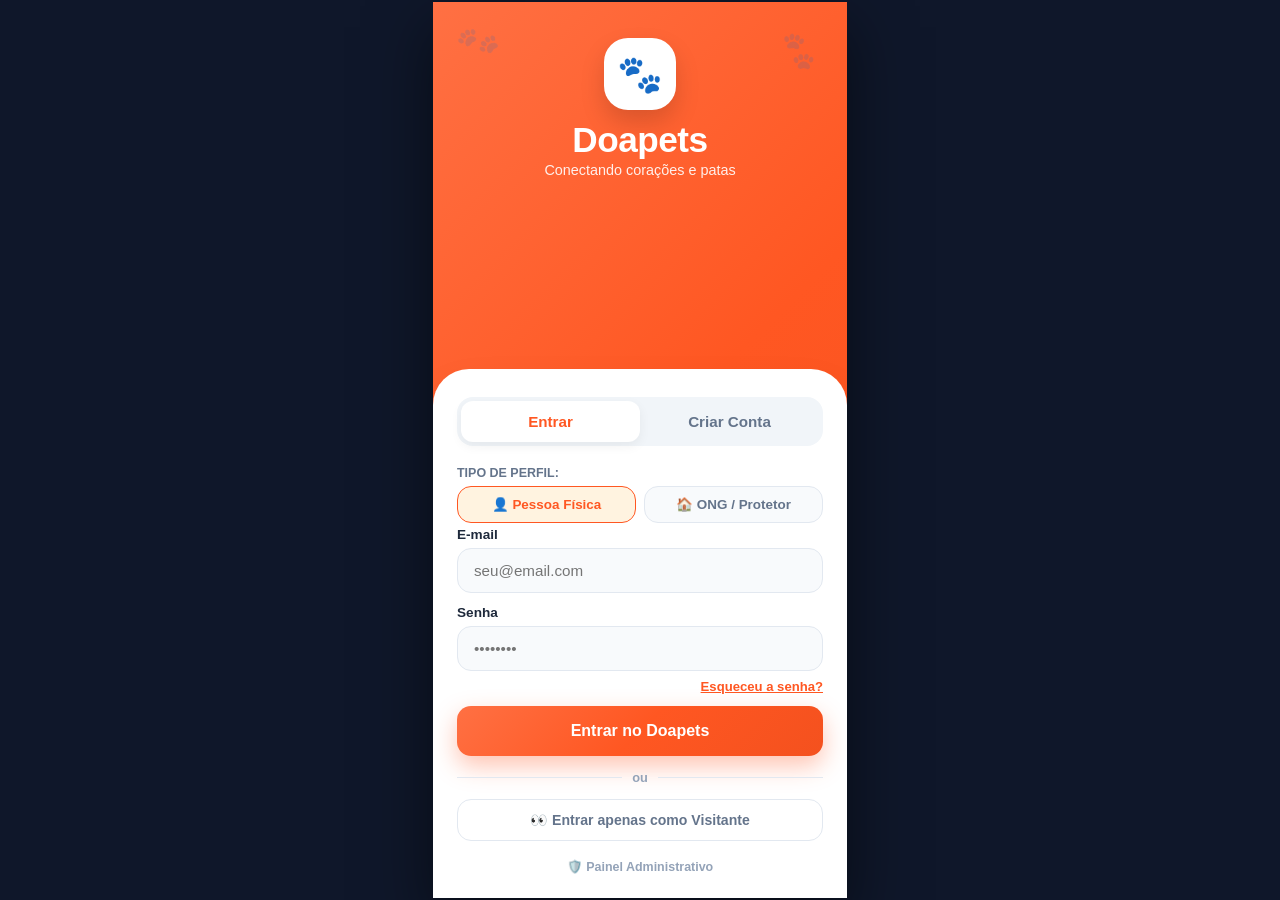
<file: index.html>
<!DOCTYPE html>
<html lang="pt-BR">
<head>
  <meta charset="UTF-8">
  <meta name="viewport" content="width=device-width, initial-scale=1.0, maximum-scale=1.0, user-scalable=no">
  <title>Doapets</title>
  <link rel="stylesheet" href="style.css">
</head>
<body>
  <div class="app-container">
    
    <!-- Tela 1: Autenticação (Login / Cadastro) -->
    <section id="screen-auth-main" class="screen active screen-auth">
      
      <div class="auth-hero">
        <div class="hero-paw-decor decor-1">🐾</div>
        <div class="hero-paw-decor decor-2">🐾</div>
        
        <div class="hero-brand-circle">
          <span class="hero-icon">🐾</span>
        </div>
        <h1 class="hero-logo-title">Doapets</h1>
        <p class="hero-tagline">Conectando corações e patas</p>
      </div>

      <div class="auth-card-main">
        <div class="auth-segmented-control">
          <button type="button" id="tab-btn-login" class="segmented-btn active">Entrar</button>
          <button type="button" id="tab-btn-signup" class="segmented-btn">Criar Conta</button>
        </div>

        <form id="auth-form-main">
          <div class="role-selector-wrap">
            <span class="field-caption">Tipo de Perfil:</span>
            <div class="role-chips-group">
              <label class="role-chip active">
                <input type="radio" name="auth-role" value="user" checked>
                <span class="chip-label">👤 Pessoa Física</span>
              </label>
              <label class="role-chip">
                <input type="radio" name="auth-role" value="ong">
                <span class="chip-label">🏠 ONG / Protetor</span>
              </label>
            </div>
          </div>

          <div class="signup-only-fields" style="display: none;">
            <div class="input-group">
              <label for="name" id="label-name">Nome Completo</label>
              <input type="text" id="name" placeholder="Seu nome completo">
            </div>

            <div class="input-group">
              <label for="doc" id="label-doc">CPF</label>
              <input type="text" id="doc" placeholder="000.000.000-00">
            </div>
          </div>

          <div class="input-group">
            <label for="email">E-mail</label>
            <input type="email" id="email" required placeholder="seu@email.com">
          </div>

          <div class="input-group">
            <label for="password">Senha</label>
            <input type="password" id="password" required placeholder="••••••••">
          </div>

          <div id="forgot-password-wrap" class="forgot-password-container">
            <button type="button" id="btn-open-forgot-modal" class="btn-forgot-link">Esqueceu a senha?</button>
          </div>

          <button type="submit" id="btn-submit-main-auth" class="btn-primary-orange">Entrar no Doapets</button>
        </form>

        <div class="auth-divider">
          <span>ou</span>
        </div>

        <button type="button" id="btn-guest" class="btn-guest-outline">
          👀 Entrar apenas como Visitante
        </button>

        <a href="adm.html" class="adm-access-link">🛡️ Painel Administrativo</a>
      </div>
    </section>

    <!-- Tela 2: Aplicativo Principal com Abas -->
    <div id="main-app" class="main-app screen">
      
      <!-- Aba 1: Início / Adoção -->
      <section id="tab-home" class="tab-content active">
        <header class="home-header">
          <h2>Doapets Início</h2>
          <button id="btn-logout" class="btn-secondary">Sair</button>
        </header>

        <div class="home-content">
          <div class="user-badge">
            Conectado como: <strong id="logged-user-type">Visitante</strong>
          </div>

          <div id="user-checkin-alert" class="checkin-status-banner" style="display: none;"></div>

          <div id="guest-alert" class="guest-alert" style="display: none;">
            ⚠️ Modo somente leitura. Visitantes não podem interagir ou registrar solicitações.
          </div>

          <div class="search-box">
            <span class="search-icon">🔍</span>
            <input type="text" id="input-search-pets" placeholder="Pesquisar por nome, raça, porte...">
          </div>

          <div class="categories-bar">
            <button type="button" class="category-chip active" data-category="all">🐾 Todos</button>
            <button type="button" class="category-chip" data-category="cao">🐶 Cachorros</button>
            <button type="button" class="category-chip" data-category="gato">🐱 Gatos</button>
            <button type="button" class="category-chip" data-category="filhote">🍼 Filhotes</button>
            <button type="button" class="category-chip" data-category="outros">🐰 Outros</button>
          </div>

          <div class="section-title-wrap">
            <h3>🐾 Amigos para Adoção</h3>
          </div>
          
          <div id="pets-feed-list" class="pets-horizontal-list"></div>
        </div>
      </section>

      <!-- Aba 2: Feed -->
      <section id="tab-feed" class="tab-content">
        <header class="home-header">
          <h2>Feed & Informações</h2>
        </header>

        <div class="feed-accordion-wrap">
          <div class="accordion-item active">
            <button type="button" class="accordion-header">
              <span class="accordion-title-wrap">
                <span class="badge-count-left" style="background: #3498db;">✂️</span>
                🏥 Programa & Pedidos de Castração
              </span>
              <span class="accordion-icon">▼</span>
            </button>
            <div class="accordion-body">
              <div class="ong-info-card">
                <h4>Deseja castrar seu animal?</h4>
                <p>Envie os dados do seu pet diretamente para as ONGs parceiras para triagem, mutirões ou agendamento social.</p>
                <button type="button" id="btn-open-castration-modal" class="btn-primary-orange" style="margin-top: 10px; background: #3498db;">
                  ✍️ Solicitar Castração para uma ONG
                </button>
              </div>
            </div>
          </div>

          <div class="accordion-item">
            <button type="button" class="accordion-header">
              <span class="accordion-title-wrap">
                <span id="badge-interest-count" class="badge-count-left" style="background: var(--secondary);">0</span>
                📝 Cadastro de Interesse em Pets
              </span>
              <span class="accordion-icon">▼</span>
            </button>
            <div class="accordion-body">
              <div class="ong-info-card">
                <h4>Tem interesse em adotar um pet específico?</h4>
                <p>Preencha os dados no formulário e converse diretamente com a instituição responsável via WhatsApp.</p>
                <button type="button" id="btn-open-interest-modal" class="btn-primary-orange" style="margin-top: 10px; background: #25d366;">
                  💬 Preencher Interesse & Enviar no WhatsApp
                </button>
              </div>
            </div>
          </div>

          <div class="accordion-item">
            <button type="button" class="accordion-header">
              <span>🏠 Informações sobre as ONGs</span>
              <span class="accordion-icon">▼</span>
            </button>
            <div class="accordion-body">
              <div class="ong-info-card">
                <h4>Como atuam as ONGs parceiras</h4>
                <p>Nossas instituições cadastradas realizam resgates, tratamento veterinário, castração e encaminhamento seguro para adoção responsável.</p>
              </div>
              <div class="ong-info-card">
                <h4>Como ajudar uma ONG</h4>
                <p>Você pode doar ração, medicamentos, apadrinhar um pet ou oferecer lar temporário.</p>
              </div>
            </div>
          </div>

          <div class="accordion-item">
            <button type="button" class="accordion-header">
              <span class="accordion-title-wrap">
                <span id="badge-news-count" class="badge-count-left">0</span>
                📢 Novas Informações Atuais & Notícias
              </span>
              <span class="accordion-icon">▼</span>
            </button>
            <div class="accordion-body">
              <div id="ong-news-list" class="news-list"></div>
            </div>
          </div>
        </div>
      </section>

      <!-- Aba 3: Triagem osca3 / Doapets -->
      <section id="tab-osca3-triagem" class="tab-content">
        <header class="home-header">
          <h2>🛡️ Triagem osca3</h2>
          <span class="badge-live-osca3">Avaliação Ativa</span>
        </header>

        <div class="triagem-intro-card">
          <h4>Feed de Solicitações para Aprovação</h4>
          <p>Exibição em ordem decrescente (mais recentes primeiro). Analise as respostas detalhadas da entrevista, moradia, custos veterinários e animais do candidato.</p>
        </div>

        <div id="osca3-feed-descending" class="approval-feed-scroll"></div>
      </section>

      <!-- Aba 4: Perfil -->
      <section id="tab-profile" class="tab-content">
        <header class="home-header">
          <h2>Meu Perfil</h2>
        </header>

        <div class="profile-scroll">
          <div class="profile-card">
            <div class="avatar-container" id="avatar-container">
              <img id="avatar-preview" src="data:image/svg+xml;utf8,<svg xmlns='http://www.w3.org/2000/svg' width='100' height='100' fill='%23636e72' viewBox='0 0 16 16'><path d='M11 6a3 3 0 1 1-6 0 3 3 0 0 1 6 0z'/><path fill-rule='evenodd' d='M0 8a8 8 0 1 1 16 0A8 8 0 0 1 0 8zm8-7a7 7 0 0 0-5.468 11.37C3.242 11.226 4.805 10 8 10s4.757 1.225 5.468 2.37A7 7 0 0 0 8 1z'/></svg>" alt="Foto de Perfil">
              <span class="avatar-badge">📷</span>
            </div>
            <input type="file" id="avatar-input" accept="image/*" style="display: none;">
            <h3 id="profile-name">Nome do Usuário</h3>
            <p id="profile-email" class="profile-subtitle">usuario@email.com</p>
            
            <div id="profile-approval-badge" class="profile-checkin-pill" style="display: none;"></div>
          </div>

          <div id="ong-admin-panel" class="profile-section" style="display: none;">
            <h4>Painel de Publicações da ONG</h4>
            <button type="button" id="btn-open-news-modal" class="btn-primary-orange" style="margin-top: 0; background: var(--secondary);">
              ✍️ Publicar Notícia / Evento no Feed
            </button>
          </div>

          <div class="profile-section">
            <button type="button" id="btn-open-report" class="btn-report">
              <span class="report-icon">🚨</span>
              <div class="report-text">
                <strong>Canal de Denúncia</strong>
                <small>Reportar pet em risco diretamente para ONGs</small>
              </div>
            </button>
          </div>

          <!-- Configurações & Gestão -->
          <div class="profile-section">
            <h4>Configurações & Gestão</h4>
            <div class="settings-list">
              <div class="settings-item">
                <span class="setting-title">🔔 Notificações</span>
                <input type="checkbox" checked class="setting-toggle">
              </div>

              <div id="setting-item-register-pet" class="settings-item clickable-setting" style="display: none;">
                <span class="setting-title">🐾 Cadastrar Novo Pet para Adoção (ONG)</span>
                <span class="setting-arrow">›</span>
              </div>

              <div id="setting-item-user-pet" class="settings-item clickable-setting" style="display: none;">
                <span class="setting-title">🐶 Cadastrar Meu Animal de Estimação</span>
                <span class="setting-arrow">›</span>
              </div>

              <div id="setting-item-request-approval" class="settings-item clickable-setting" style="display: none;">
                <span class="setting-title" style="color: var(--primary);">📋 Solicitar Avaliação de Aptidão (osca3)</span>
                <span class="setting-arrow">›</span>
              </div>

              <div id="setting-item-change-password" class="settings-item clickable-setting">
                <span class="setting-title">🔑 Redefinir Senha de Acesso</span>
                <span class="setting-arrow">›</span>
              </div>

              <div class="settings-item">
                <span class="setting-title">🔒 Privacidade da Conta</span>
                <span class="setting-arrow">›</span>
              </div>
              <div class="settings-item">
                <span class="setting-title">📄 Termos de Adoção e Castração</span>
                <span class="setting-arrow">›</span>
              </div>
            </div>
          </div>

          <div id="user-pets-section" class="profile-section" style="display: none;">
            <h4>🐾 Meus Animais Cadastrados</h4>
            <div id="user-my-pets-list" class="my-pets-list"></div>
          </div>

          <div id="ong-pets-manage-section" class="profile-section" style="display: none;">
            <h4>🐾 Meus Pets Cadastrados para Adoção</h4>
            <div id="ong-my-pets-list" class="my-pets-list"></div>
          </div>

          <div id="ong-castration-requests-section" class="profile-section" style="display: none;">
            <h4>✂️ Pedidos de Castração Recebidos</h4>
            <div id="ong-castration-list" class="castration-requests-list"></div>
          </div>
        </div>
      </section>

      <!-- Barra de Navegação Inferior -->
      <nav class="bottom-nav">
        <button type="button" class="nav-btn active" data-tab="tab-home">
          <span class="nav-icon">🐾</span>
          <span class="nav-label">Início</span>
        </button>
        <button type="button" class="nav-btn nav-btn-relative" data-tab="tab-feed">
          <span class="nav-icon">📰</span>
          <span id="nav-badge-news" class="nav-badge">0</span>
          <span class="nav-label">Feed</span>
        </button>
        <button type="button" id="nav-btn-osca3" class="nav-btn nav-btn-relative" data-tab="tab-osca3-triagem" style="display: none;">
          <span class="nav-icon">🛡️</span>
          <span id="nav-badge-osca3" class="nav-badge">0</span>
          <span class="nav-label">Triagem</span>
        </button>
        <button type="button" class="nav-btn" data-tab="tab-profile">
          <span class="nav-icon">👤</span>
          <span class="nav-label">Perfil</span>
        </button>
      </nav>
    </div>

    <!-- Modal: Formulário Completo de Entrevista de Aptidão (Perguntas de ONGs) -->
    <div id="modal-request-approval" class="modal-backdrop">
      <div class="modal-box" style="max-height: 88vh;">
        <div class="modal-header">
          <h3 style="color: var(--primary);">📋 Entrevista de Aptidão (osca3)</h3>
          <button type="button" id="btn-close-req-approval" class="modal-close">&times;</button>
        </div>
        <form id="form-request-approval" class="modal-body">
          <p style="font-size: 0.82rem; color: var(--text-muted); margin-bottom: 12px;">
            Responda às perguntas abaixo com sinceridade. A unidade <strong>osca3 / Doapets</strong> utilizará essas informações para certificar sua aptidão.
          </p>

          <div class="input-group">
            <label>Telefone / WhatsApp de Contato:</label>
            <input type="tel" id="req-phone" required placeholder="(37) 99999-9999">
          </div>

          <div class="input-group">
            <label>Endereço / Bairro / Cidade:</label>
            <input type="text" id="req-address" required placeholder="Rua, Bairro e Cidade">
          </div>

          <div class="input-group">
            <label>1. Tipo de Moradia & Proteção:</label>
            <select id="req-housing" required>
              <option value="Casa totalmente murada e com portão fechado">Casa totalmente murada e com portão fechado</option>
              <option value="Apartamento com redes de proteção em todas as janelas">Apartamento com redes de proteção em todas as janelas</option>
              <option value="Casa com quintal aberto / semiaberto">Casa com quintal aberto / semiaberto</option>
              <option value="Sítio / Chácara cercada">Sítio / Chácara cercada</option>
            </select>
          </div>

          <div class="input-group">
            <label>2. O imóvel é próprio ou alugado?</label>
            <select id="req-residence-type" required>
              <option value="Próprio">Próprio</option>
              <option value="Alugado (Permite animais formalmente)">Alugado (Permite animais formalmente)</option>
              <option value="Mora com parentes">Mora com parentes / Cedido</option>
            </select>
          </div>

          <div class="input-group">
            <label>3. Todos os moradores concordam com a adoção?</label>
            <select id="req-family-agrees" required>
              <option value="Sim, todos estão de acordo e ansiosos">Sim, todos estão de acordo e ansiosos</option>
              <option value="A maioria concorda">A maioria concorda</option>
              <option value="Ainda em conversa">Ainda estamos alinhando em família</option>
            </select>
          </div>

          <div class="input-group">
            <label>4. Quantas horas o pet ficará sozinho por dia?</label>
            <select id="req-alone-time" required>
              <option value="Menos de 3 horas (Sempre tem alguém)">Menos de 3 horas (Sempre tem alguém)</option>
              <option value="Entre 4 a 6 horas">Entre 4 a 6 horas</option>
              <option value="Mais de 8 horas por dia">Mais de 8 horas por dia</option>
            </select>
          </div>

          <div class="input-group">
            <label>5. Rede de apoio em caso de viagens ou emergências:</label>
            <input type="text" id="req-emergency-plan" required placeholder="Ex: Parente cuida, hotelzinho pet...">
          </div>

          <div class="input-group">
            <label>6. Tem consciência e condições para gastos com ração premium e veterinário?</label>
            <select id="req-financial-readiness" required>
              <option value="Sim, possuo orçamento reservado para cuidados médicos e boa alimentação">Sim, possuo orçamento reservado para vacinas, consultas e ração de qualidade</option>
              <option value="Apenas o básico no momento">Apenas o básico no momento</option>
            </select>
          </div>

          <div class="input-group">
            <label>7. Motivação e perfil de pet desejado:</label>
            <textarea id="req-motivation" rows="3" required placeholder="Conte por que quer adotar, porte desejado, se prefere animal calmo ou brincalhão..."></textarea>
          </div>

          <button type="submit" class="btn-primary-orange">Enviar Avaliação Completa para osca3</button>
        </form>
      </div>
    </div>

    <!-- Modal Pop-up: Dossiê Completo do Usuário (Para Unidade osca3 / Doapets) -->
    <div id="modal-osca3-dossier" class="modal-backdrop">
      <div class="modal-box" style="max-width: 370px;">
        <div class="modal-header">
          <h3 id="dossier-title" style="color: var(--primary);">🔍 Dossiê Completo do Tutor</h3>
          <button type="button" id="btn-close-dossier" class="modal-close">&times;</button>
        </div>
        <div class="modal-body dossier-body-scroll">
          <div class="dossier-section">
            <h4>👤 Dados Pessoais</h4>
            <p><strong>Nome:</strong> <span id="dossier-name">--</span></p>
            <p><strong>CPF:</strong> <span id="dossier-doc">--</span></p>
            <p><strong>E-mail:</strong> <span id="dossier-email">--</span></p>
            <p><strong>Telefone:</strong> <span id="dossier-phone">--</span></p>
            <p><strong>Endereço:</strong> <span id="dossier-address">--</span></p>
          </div>

          <div class="dossier-section" style="margin-top: 14px;">
            <h4>📋 Respostas da Entrevista da ONG</h4>
            <p><strong>Moradia & Segurança:</strong> <span id="dossier-housing">--</span></p>
            <p><strong>Situação do Imóvel:</strong> <span id="dossier-residence-type">--</span></p>
            <p><strong>Acordo Familiar:</strong> <span id="dossier-family-agrees">--</span></p>
            <p><strong>Tempo que fica só:</strong> <span id="dossier-alone-time">--</span></p>
            <p><strong>Rede de Apoio:</strong> <span id="dossier-emergency-plan">--</span></p>
            <p><strong>Suporte Financeiro:</strong> <span id="dossier-financial">--</span></p>
            <p><strong>Motivação & Perfil:</strong> <span id="dossier-motivation">--</span></p>
          </div>

          <div class="dossier-section" style="margin-top: 14px;">
            <h4>🐾 Animais que o Usuário já Possui</h4>
            <div id="dossier-pets-list" class="dossier-pets-wrap"></div>
          </div>

          <div class="approval-btn-actions" style="margin-top: 16px;">
            <button type="button" id="btn-dossier-approve" class="btn-approve-user">✅ Aprovar (Apto)</button>
            <button type="button" id="btn-dossier-reject" class="btn-reject-user">❌ Reprovar (Não Apto)</button>
          </div>
        </div>
      </div>
    </div>

    <!-- Modal Pop-up: Cadastrar Pet do Próprio Usuário -->
    <div id="modal-user-pet-form" class="modal-backdrop">
      <div class="modal-box">
        <div class="modal-header">
          <h3 style="color: var(--primary);">🐶 Cadastrar Meu Animal</h3>
          <button type="button" id="btn-close-user-pet" class="modal-close">&times;</button>
        </div>
        <form id="form-user-pet" class="modal-body">
          <div class="input-group">
            <label>Nome do Animal:</label>
            <input type="text" id="upet-name" required placeholder="Ex: Rex, Mel...">
          </div>
          <div class="input-group">
            <label>Espécie:</label>
            <select id="upet-species" required>
              <option value="Cachorro">🐶 Cachorro</option>
              <option value="Gato">🐱 Gato</option>
              <option value="Outro">🐰 Outro animal</option>
            </select>
          </div>
          <div class="input-group">
            <label>Porte:</label>
            <select id="upet-size" required>
              <option value="Porte Pequeno">Porte Pequeno</option>
              <option value="Porte Médio">Porte Médio</option>
              <option value="Porte Grande">Porte Grande</option>
            </select>
          </div>
          <div class="input-group">
            <label>Idade:</label>
            <input type="text" id="upet-age" required placeholder="Ex: 3 anos, 6 meses...">
          </div>
          <div class="input-group">
            <label>Status de Vacinação:</label>
            <select id="upet-vaccinated" required>
              <option value="Sim (Vacinas em dia)">Sim (Todas as vacinas em dia)</option>
              <option value="Parcial (Faltam doses)">Parcial (Faltam doses anuais)</option>
              <option value="Não vacinado">Ainda não vacinado</option>
            </select>
          </div>
          <div class="input-group">
            <label>É Castrado?</label>
            <select id="upet-neutered" required>
              <option value="Sim (Castrado)">Sim, já é castrado</option>
              <option value="Não castrado">Não castrado</option>
            </select>
          </div>
          <div class="input-group">
            <label>Observações veterinárias / Temperamento:</label>
            <textarea id="upet-notes" rows="2" placeholder="Convive bem com outros animais? Alguma doença crônica?"></textarea>
          </div>
          <button type="submit" class="btn-primary-orange">Salvar Meu Pet</button>
        </form>
      </div>
    </div>

    <!-- Modais Auxiliares -->
    <div id="modal-forgot-password" class="modal-backdrop">
      <div class="modal-box">
        <div class="modal-header">
          <h3 style="color: var(--primary);">🔑 Redefinir Senha</h3>
          <button type="button" id="btn-close-forgot" class="modal-close">&times;</button>
        </div>
        <form id="form-forgot-password" class="modal-body">
          <p style="font-size: 0.85rem; color: var(--text-muted); margin-bottom: 12px;">
            Informe seu e-mail e documento cadastrado para criar uma nova senha.
          </p>
          <div class="input-group">
            <label>E-mail Cadastrado:</label>
            <input type="email" id="forgot-email" required placeholder="seu@email.com">
          </div>
          <div class="input-group">
            <label>CPF ou CNPJ:</label>
            <input type="text" id="forgot-doc" required placeholder="Digite o documento cadastrado">
          </div>
          <div class="input-group">
            <label>Nova Senha:</label>
            <input type="password" id="forgot-new-password" required placeholder="••••••••">
          </div>
          <div class="input-group">
            <label>Confirmar Nova Senha:</label>
            <input type="password" id="forgot-confirm-password" required placeholder="••••••••">
          </div>
          <button type="submit" class="btn-primary-orange">Atualizar Senha</button>
        </form>
      </div>
    </div>

    <div id="modal-castration" class="modal-backdrop">
      <div class="modal-box">
        <div class="modal-header">
          <h3 style="color: #3498db;">✂️ Solicitação de Castração</h3>
          <button type="button" id="btn-close-castration" class="modal-close">&times;</button>
        </div>
        <form id="form-castration" class="modal-body">
          <div class="input-group">
            <label>Selecione a ONG de destino:</label>
            <select id="castration-ong-select" required>
              <option value="">Escolha a ONG...</option>
            </select>
          </div>
          <div class="input-group">
            <label>Seu Nome Completo (Tutor):</label>
            <input type="text" id="castration-tutor-name" required placeholder="Seu nome completo">
          </div>
          <div class="input-group">
            <label>Telefone / WhatsApp para contato:</label>
            <input type="tel" id="castration-tutor-phone" required placeholder="(37) 99999-9999">
          </div>
          <div class="input-group">
            <label>Nome do Animal:</label>
            <input type="text" id="castration-pet-name" required placeholder="Ex: Bob, Belinha...">
          </div>
          <div class="input-group">
            <label>Espécie & Sexo:</label>
            <select id="castration-pet-type" required>
              <option value="Cão - Macho">Cachorro (Macho)</option>
              <option value="Cão - Fêmea">Cachorro (Fêmea)</option>
              <option value="Gato - Macho">Gato (Macho)</option>
              <option value="Gato - Fêmea">Gato (Fêmea)</option>
            </select>
          </div>
          <div class="input-group">
            <label>Idade e Peso aproximado:</label>
            <input type="text" id="castration-pet-weight" required placeholder="Ex: 1 ano e meio, 8kg">
          </div>
          <div class="input-group">
            <label>Observações / Histórico de Saúde:</label>
            <textarea id="castration-pet-notes" rows="3" placeholder="O pet tem alguma alergia, doença ou já tomou vacinas?"></textarea>
          </div>
          <button type="submit" class="btn-primary-orange" style="background: #3498db;">Enviar Pedido de Castração para a ONG</button>
        </form>
      </div>
    </div>

    <div id="modal-pet-form" class="modal-backdrop">
      <div class="modal-box">
        <div class="modal-header">
          <h3 id="modal-pet-form-title" style="color: var(--primary);">🐾 Cadastrar Pet</h3>
          <button type="button" id="btn-close-pet-form" class="modal-close">&times;</button>
        </div>
        <form id="form-pet-register" class="modal-body">
          <input type="hidden" id="pet-edit-id">
          <div class="input-group">
            <label>Nome do Pet:</label>
            <input type="text" id="pet-name" required placeholder="Ex: Mel, Bob, Thor...">
          </div>
          <div class="input-group">
            <label>Ícone / Espécie:</label>
            <select id="pet-icon" required>
              <option value="🐶">🐶 Cachorro</option>
              <option value="🐱">🐱 Gato</option>
              <option value="🐰">🐰 Coelho / Outro</option>
              <option value="🦜">🦜 Ave</option>
            </select>
          </div>
          <div class="input-group">
            <label>Categoria:</label>
            <select id="pet-category" required>
              <option value="cao">Cachorro</option>
              <option value="gato">Gato</option>
              <option value="filhote">Filhote</option>
              <option value="outros">Outros</option>
            </select>
          </div>
          <div class="input-group">
            <label>Idade aproximada:</label>
            <input type="text" id="pet-age" required placeholder="Ex: 2 anos, 4 meses...">
          </div>
          <div class="input-group">
            <label>Porte:</label>
            <select id="pet-size" required>
              <option value="Porte Pequeno">Porte Pequeno</option>
              <option value="Porte Médio">Porte Médio</option>
              <option value="Porte Grande">Porte Grande</option>
            </select>
          </div>
          <div class="input-group">
            <label>Condição de Saúde:</label>
            <input type="text" id="pet-health" required placeholder="Ex: Vacinado e Castrado">
          </div>
          <div class="input-group">
            <label>Cidade / Localização:</label>
            <input type="text" id="pet-location" required placeholder="Ex: Formiga - MG">
          </div>
          <div class="input-group">
            <label>WhatsApp da ONG (com DDD):</label>
            <input type="tel" id="pet-whatsapp" required placeholder="Ex: 37999999999">
          </div>
          <div class="input-group">
            <label>Descrição e História:</label>
            <textarea id="pet-description" rows="3" required placeholder="Conte sobre a personalidade e resgate do animal..."></textarea>
          </div>
          <button type="submit" id="btn-save-pet" class="btn-primary-orange">Salvar Pet</button>
        </form>
      </div>
    </div>

    <div id="modal-interest" class="modal-backdrop">
      <div class="modal-box">
        <div class="modal-header">
          <h3 style="color: #25d366;">💬 Formulário de Interesse em Adoção</h3>
          <button type="button" id="btn-close-interest" class="modal-close">&times;</button>
        </div>
        <form id="form-interest" class="modal-body">
          <div class="input-group">
            <label>Selecione o Pet de Interesse:</label>
            <select id="interest-pet-select" required>
              <option value="">Escolha um pet...</option>
            </select>
          </div>
          <div class="input-group">
            <label>Seu Nome Completo:</label>
            <input type="text" id="interest-user-name" required placeholder="Seu nome">
          </div>
          <div class="input-group">
            <label>Sua Cidade / Bairro:</label>
            <input type="text" id="interest-user-city" required placeholder="Ex: Formiga - MG, Centro">
          </div>
          <div class="input-group">
            <label>Tipo de Residência:</label>
            <select id="interest-housing" required>
              <option value="Casa com quintal telado">Casa com quintal telado</option>
              <option value="Apartamento com redes de proteção">Apartamento com redes de proteção</option>
              <option value="Sítio / Chácara">Sítio / Chácara</option>
              <option value="Outro">Outro</option>
            </select>
          </div>
          <div class="input-group">
            <label>Mensagem para a ONG:</label>
            <textarea id="interest-message" rows="3" placeholder="Conte por que você quer adotar este animal..."></textarea>
          </div>
          <button type="submit" class="btn-primary-orange" style="background: #25d366;">📲 Enviar Mensagem via WhatsApp</button>
        </form>
      </div>
    </div>

    <div id="modal-pet-details" class="modal-backdrop">
      <div class="modal-box pet-details-modal-box">
        <div class="modal-header">
          <h3 id="pet-modal-title" style="color: var(--primary);">🐾 Detalhes do Pet</h3>
          <button type="button" id="btn-close-pet-modal" class="modal-close">&times;</button>
        </div>
        <div class="pet-details-content">
          <div class="pet-modal-circle-wrapper">
            <div id="pet-modal-avatar" class="pet-circle-lg">🐶</div>
          </div>
          <h2 id="pet-modal-name" class="pet-modal-title-main">Nome do Pet</h2>
          <span id="pet-modal-tag" class="pet-category-tag">Categoria</span>
          <div class="pet-specs-grid">
            <div class="spec-item">
              <span class="spec-label">Idade</span>
              <strong id="pet-modal-age">2 anos</strong>
            </div>
            <div class="spec-item">
              <span class="spec-label">Porte</span>
              <strong id="pet-modal-size">Médio</strong>
            </div>
            <div class="spec-item">
              <span class="spec-label">Saúde</span>
              <strong id="pet-modal-health">Castrado & Vacinado</strong>
            </div>
            <div class="spec-item">
              <span class="spec-label">Local</span>
              <strong id="pet-modal-location">Formiga - MG</strong>
            </div>
          </div>
          <div class="pet-modal-desc-box">
            <h4>História e Personalidade:</h4>
            <p id="pet-modal-description">Descrição detalhada do animal.</p>
          </div>
          <button type="button" id="btn-modal-adopt" class="btn-primary-orange">Quero Adotar Este Pet ❤️</button>
        </div>
      </div>
    </div>

    <div id="modal-news" class="modal-backdrop">
      <div class="modal-box">
        <div class="modal-header">
          <h3 id="modal-news-title-header" style="color: var(--secondary);">✍️ Nova Publicação da ONG</h3>
          <button type="button" id="btn-close-news" class="modal-close">&times;</button>
        </div>
        <form id="form-news" class="modal-body">
          <input type="hidden" id="news-edit-id">
          <div class="input-group">
            <label>Título da Notícia / Evento:</label>
            <input type="text" id="news-title" required placeholder="Ex: Feira de Adoção ou Informativo">
          </div>
          <div class="input-group">
            <label>Categoria:</label>
            <select id="news-category" required>
              <option value="Campanha">Campanha de Adoção</option>
              <option value="Evento">Evento / Castração</option>
              <option value="Urgente">Pedido de Ajuda / Ração</option>
              <option value="Informativo">Informativo Geral</option>
            </select>
          </div>
          <div class="input-group">
            <label>Tipo de Data:</label>
            <select id="news-date-type" required>
              <option value="Publicado em">Data da Publicação</option>
              <option value="Evento agendado para">Data do Evento</option>
            </select>
          </div>
          <div class="input-group">
            <label>Data Escolhida:</label>
            <input type="date" id="news-date" required>
          </div>
          <div class="input-group">
            <label>Mensagem / Conteúdo:</label>
            <textarea id="news-content" rows="4" required placeholder="Conte os detalhes da novidade ou evento..."></textarea>
          </div>
          <button type="submit" id="btn-save-news" class="btn-primary-orange" style="background: var(--secondary);">Postar no Feed</button>
        </form>
      </div>
    </div>

    <div id="modal-calendar" class="modal-backdrop">
      <div class="modal-box calendar-modal-box">
        <div class="modal-header">
          <h3 style="color: var(--primary);">📅 Calendário</h3>
          <button type="button" id="btn-close-calendar" class="modal-close">&times;</button>
        </div>
        <div class="calendar-content">
          <div id="calendar-month-year" class="calendar-header-title"></div>
          <div class="calendar-grid-header">
            <span>D</span><span>S</span><span>T</span><span>Q</span><span>Q</span><span>S</span><span>S</span>
          </div>
          <div id="calendar-days" class="calendar-grid-days"></div>
          <p id="calendar-footer-text" class="calendar-footer-note"></p>
        </div>
      </div>
    </div>

    <div id="modal-report" class="modal-backdrop">
      <div class="modal-box">
        <div class="modal-header">
          <h3>🚨 Denunciar Situação para ONG</h3>
          <button type="button" id="btn-close-report" class="modal-close">&times;</button>
        </div>
        <form id="form-report" class="modal-body">
          <div class="input-group">
            <label>Tipo de Ocorrência:</label>
            <select id="report-type" required>
              <option value="">Selecione o motivo...</option>
              <option value="maus-tratos">Maus-tratos / Agressão</option>
              <option value="abandono">Animal Abandonado</option>
              <option value="ferido">Animal Ferido / Doente</option>
              <option value="outro">Outro caso urgente</option>
            </select>
          </div>
          <div class="input-group">
            <label>Espécie / Porte aproximado:</label>
            <input type="text" id="report-pet-info" required placeholder="Ex: Cão porte médio, filhote de gato...">
          </div>
          <div class="input-group">
            <label>Localização / Ponto de Referência:</label>
            <input type="text" id="report-location" required placeholder="Rua, Bairro ou Ponto de referência">
          </div>
          <div class="input-group">
            <label>Detalhes adicionais:</label>
            <textarea id="report-details" rows="3" placeholder="Descreva a situação brevemente..."></textarea>
          </div>
          <button type="submit" class="btn-primary-orange btn-submit-report">Enviar Denúncia para ONGs</button>
        </form>
      </div>
    </div>
  </div>

  <script src="script.js"></script>
</body>
</html>
</file>
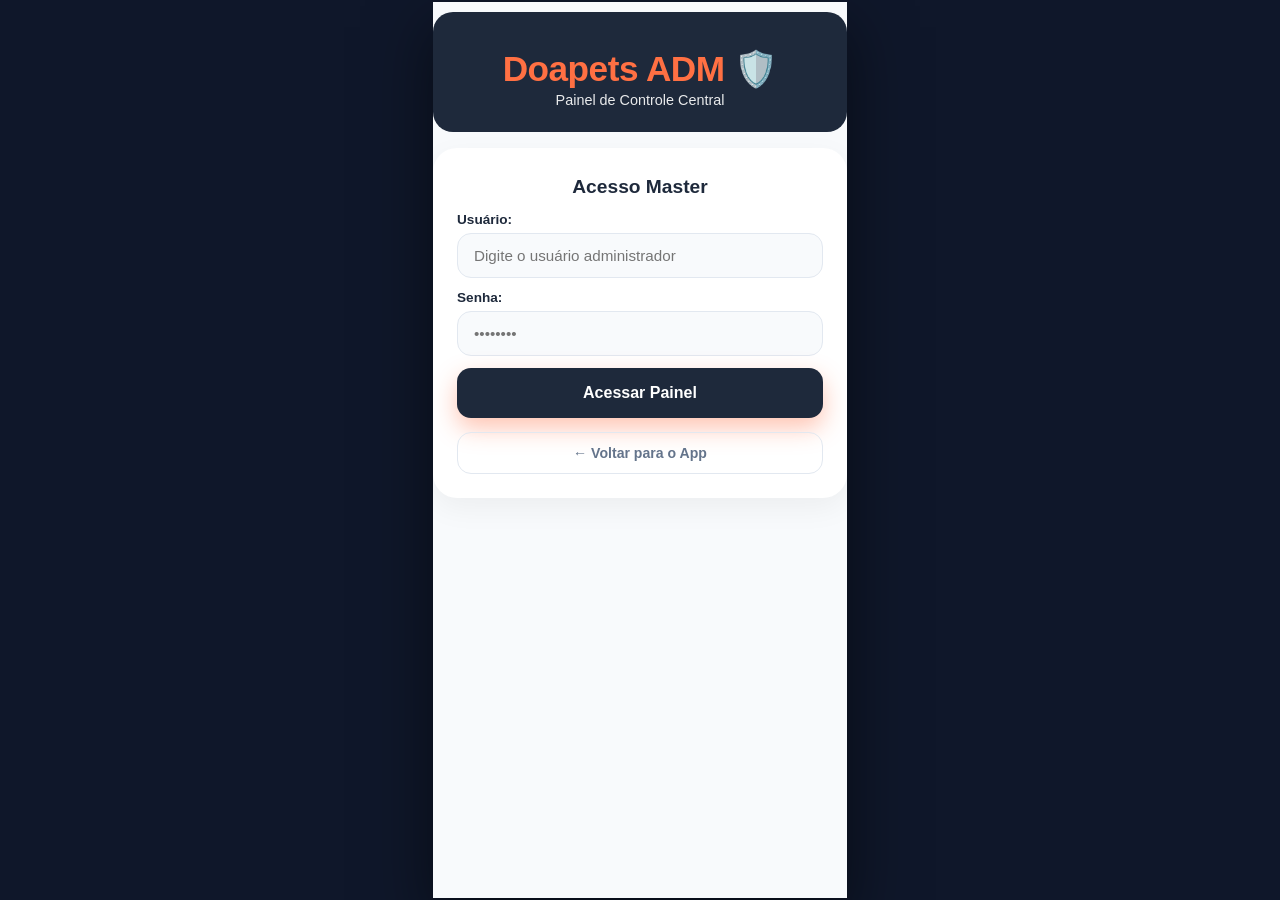
<file: adm.html>
<!DOCTYPE html>
<html lang="pt-BR">
<head>
  <meta charset="UTF-8">
  <meta name="viewport" content="width=device-width, initial-scale=1.0, maximum-scale=1.0, user-scalable=no">
  <title>Doapets — Painel Administrativo</title>
  <link rel="stylesheet" href="style.css">
  <style>
    .admin-header {
      background: #1e293b;
      color: white;
      padding: 18px 16px;
      display: flex;
      justify-content: space-between;
      align-items: center;
      border-bottom: 1px solid rgba(255,255,255,0.1);
    }
    .admin-header h2 {
      font-size: 1.15rem;
      font-weight: 800;
      color: #ff7043;
    }
    .admin-stats-grid {
      display: grid;
      grid-template-columns: 1fr 1fr;
      gap: 10px;
      margin-bottom: 20px;
    }
    .stat-card {
      background: white;
      border: 1px solid var(--border);
      border-radius: var(--radius-sm);
      padding: 14px;
      text-align: center;
      box-shadow: 0 4px 12px rgba(0,0,0,0.03);
    }
    .stat-card .stat-number {
      font-size: 1.5rem;
      font-weight: 900;
      color: var(--primary);
      display: block;
    }
    .stat-card .stat-title {
      font-size: 0.75rem;
      color: var(--text-muted);
      text-transform: uppercase;
      font-weight: 700;
    }
    .admin-section {
      margin-bottom: 22px;
    }
    .admin-section h3 {
      font-size: 0.95rem;
      font-weight: 800;
      color: var(--text);
      margin-bottom: 10px;
    }
    .admin-table-wrap {
      display: flex;
      flex-direction: column;
      gap: 8px;
    }
    .admin-item-card {
      background: white;
      border: 1px solid var(--border);
      border-radius: var(--radius-sm);
      padding: 12px 14px;
      display: flex;
      justify-content: space-between;
      align-items: center;
      box-shadow: 0 2px 8px rgba(0,0,0,0.02);
    }
    .admin-item-info {
      display: flex;
      flex-direction: column;
      gap: 2px;
    }
    .admin-item-info strong {
      font-size: 0.88rem;
      color: var(--text);
    }
    .admin-item-info small {
      font-size: 0.75rem;
      color: var(--text-muted);
    }
    .btn-adm-delete {
      background: #fff5f5;
      color: var(--danger);
      border: 1px solid #fed7d7;
      border-radius: 8px;
      padding: 6px 12px;
      font-size: 0.75rem;
      font-weight: 700;
      cursor: pointer;
    }
  </style>
</head>
<body>
  <div class="app-container">
    <section id="adm-login-screen" class="screen active">
      <div class="auth-hero" style="background: #1e293b; border-radius: 20px; margin-top: 10px;">
        <h1 class="hero-logo-title" style="color: #ff7043;">Doapets ADM 🛡️</h1>
        <p class="hero-tagline">Painel de Controle Central</p>
      </div>

      <div class="auth-card-main" style="border-radius: 24px; box-shadow: 0 10px 30px rgba(0,0,0,0.05); margin-top: 16px;">
        <h2 style="font-size: 1.2rem; color: var(--text); text-align: center;">Acesso Master</h2>
        
        <form id="adm-login-form">
          <div class="input-group">
            <label for="adm-user">Usuário:</label>
            <input type="text" id="adm-user" required placeholder="Digite o usuário administrador">
          </div>

          <div class="input-group">
            <label for="adm-pass">Senha:</label>
            <input type="password" id="adm-pass" required placeholder="••••••••">
          </div>

          <button type="submit" class="btn-primary-orange" style="background: #1e293b;">Acessar Painel</button>
        </form>

        <a href="index.html" class="btn-guest-outline" style="text-align: center; text-decoration: none; display: block;">← Voltar para o App</a>
      </div>
    </section>

    <section id="adm-dashboard-screen" class="screen" style="padding: 0;">
      <header class="admin-header">
        <h2>🛡️ Doapets Master ADM</h2>
        <button id="btn-adm-logout" class="btn-secondary" style="color: white; border-color: #64748b;">Sair</button>
      </header>

      <div style="padding: 16px; overflow-y: auto; flex: 1;">
        <div class="admin-stats-grid">
          <div class="stat-card">
            <span id="stat-total-users" class="stat-number">0</span>
            <span class="stat-title">Usuários / ONGs</span>
          </div>
          <div class="stat-card">
            <span id="stat-total-pets" class="stat-number">0</span>
            <span class="stat-title">Pets Cadastrados</span>
          </div>
          <div class="stat-card">
            <span id="stat-total-news" class="stat-number">0</span>
            <span class="stat-title">Publicações</span>
          </div>
          <div class="stat-card">
            <span id="stat-total-castrations" class="stat-number">0</span>
            <span class="stat-title">Castrações</span>
          </div>
        </div>

        <div class="admin-section">
          <h3>👥 Contas Cadastradas</h3>
          <div id="adm-users-list" class="admin-table-wrap"></div>
        </div>

        <div class="admin-section">
          <h3>🐾 Pets no Sistema</h3>
          <div id="adm-pets-list" class="admin-table-wrap"></div>
        </div>

        <div class="admin-section">
          <h3>📢 Notícias e Avisos de ONGs</h3>
          <div id="adm-news-list" class="admin-table-wrap"></div>
        </div>

        <div class="admin-section">
          <h3>✂️ Solicitações de Castração</h3>
          <div id="adm-castrations-list" class="admin-table-wrap"></div>
        </div>
      </div>
    </section>
  </div>

  <script>
    const ADM_CREDENTIALS = {
      user: "Marcelo",
      pass: "Marcelinho123"
    };

    const admLoginScreen = document.getElementById('adm-login-screen');
    const admDashboardScreen = document.getElementById('adm-dashboard-screen');
    const admLoginForm = document.getElementById('adm-login-form');
    const btnAdmLogout = document.getElementById('btn-adm-logout');

    const statUsers = document.getElementById('stat-total-users');
    const statPets = document.getElementById('stat-total-pets');
    const statNews = document.getElementById('stat-total-news');
    const statCastrations = document.getElementById('stat-total-castrations');

    const admUsersList = document.getElementById('adm-users-list');
    const admPetsList = document.getElementById('adm-pets-list');
    const admNewsList = document.getElementById('adm-news-list');
    const admCastrationsList = document.getElementById('adm-castrations-list');

    function getStorageData(key) {
      return JSON.parse(localStorage.getItem(key)) || [];
    }

    function saveStorageData(key, data) {
      localStorage.setItem(key, JSON.stringify(data));
    }

    function renderAdminDashboard() {
      const users = getStorageData('doapets_users');
      const pets = getStorageData('doapets_pets');
      const news = getStorageData('doapets_news');
      const castrations = getStorageData('doapets_castrations');

      statUsers.textContent = users.length;
      statPets.textContent = pets.length;
      statNews.textContent = news.length;
      statCastrations.textContent = castrations.length;

      admUsersList.innerHTML = users.length === 0 ? '<p style="font-size: 0.8rem; color: #64748b;">Nenhum usuário cadastrado.</p>' : '';
      users.forEach((u, index) => {
        const item = document.createElement('div');
        item.className = 'admin-item-card';
        item.innerHTML = `
          <div class="admin-item-info">
            <strong>${u.name} (${u.role.toUpperCase()})</strong>
            <small>${u.email} • Doc: ${u.doc}</small>
          </div>
          <button class="btn-adm-delete" onclick="deleteUser(${index})">Excluir</button>
        `;
        admUsersList.appendChild(item);
      });

      admPetsList.innerHTML = pets.length === 0 ? '<p style="font-size: 0.8rem; color: #64748b;">Nenhum pet cadastrado.</p>' : '';
      pets.forEach((p, index) => {
        const item = document.createElement('div');
        item.className = 'admin-item-card';
        item.innerHTML = `
          <div class="admin-item-info">
            <strong>${p.icon} ${p.name} (${p.categoryLabel})</strong>
            <small>ONG: ${p.ownerOng} • ${p.location}</small>
          </div>
          <button class="btn-adm-delete" onclick="deletePet(${index})">Excluir</button>
        `;
        admPetsList.appendChild(item);
      });

      admNewsList.innerHTML = news.length === 0 ? '<p style="font-size: 0.8rem; color: #64748b;">Nenhuma notícia cadastrada.</p>' : '';
      news.forEach((n, index) => {
        const item = document.createElement('div');
        item.className = 'admin-item-card';
        item.innerHTML = `
          <div class="admin-item-info">
            <strong>${n.title}</strong>
            <small>Por: ${n.author} • ${n.date}</small>
          </div>
          <button class="btn-adm-delete" onclick="deleteNews(${index})">Excluir</button>
        `;
        admNewsList.appendChild(item);
      });

      admCastrationsList.innerHTML = castrations.length === 0 ? '<p style="font-size: 0.8rem; color: #64748b;">Nenhum pedido de castração.</p>' : '';
      castrations.forEach((c, index) => {
        const item = document.createElement('div');
        item.className = 'admin-item-card';
        item.innerHTML = `
          <div class="admin-item-info">
            <strong>🐾 ${c.petName} (Tutor: ${c.tutorName})</strong>
            <small>Destino: ${c.targetOngName} • Tel: ${c.tutorPhone}</small>
          </div>
          <button class="btn-adm-delete" onclick="deleteCastration(${index})">Excluir</button>
        `;
        admCastrationsList.appendChild(item);
      });
    }

    window.deleteUser = function(index) {
      if (confirm("Deseja realmente excluir esta conta de usuário permanentemente?")) {
        const users = getStorageData('doapets_users');
        users.splice(index, 1);
        saveStorageData('doapets_users', users);
        renderAdminDashboard();
      }
    };

    window.deletePet = function(index) {
      if (confirm("Deseja realmente remover este pet do sistema?")) {
        const pets = getStorageData('doapets_pets');
        pets.splice(index, 1);
        saveStorageData('doapets_pets', pets);
        renderAdminDashboard();
      }
    };

    window.deleteNews = function(index) {
      if (confirm("Deseja realmente apagar esta publicação?")) {
        const news = getStorageData('doapets_news');
        news.splice(index, 1);
        saveStorageData('doapets_news', news);
        renderAdminDashboard();
      }
    };

    window.deleteCastration = function(index) {
      if (confirm("Deseja excluir este registro de castração?")) {
        const castrations = getStorageData('doapets_castrations');
        castrations.splice(index, 1);
        saveStorageData('doapets_castrations', castrations);
        renderAdminDashboard();
      }
    };

    admLoginForm.addEventListener('submit', (e) => {
      e.preventDefault();
      const user = document.getElementById('adm-user').value.trim();
      const pass = document.getElementById('adm-pass').value;

      if (user === ADM_CREDENTIALS.user && pass === ADM_CREDENTIALS.pass) {
        sessionStorage.setItem('doapets_adm_logged', 'true');
        admLoginScreen.classList.remove('active');
        admDashboardScreen.classList.add('active');
        renderAdminDashboard();
      } else {
        alert('❌ Usuário ou senha administrativa inválidos!');
      }
    });

    btnAdmLogout.addEventListener('click', () => {
      sessionStorage.removeItem('doapets_adm_logged');
      admDashboardScreen.classList.remove('active');
      admLoginScreen.classList.add('active');
      admLoginForm.reset();
    });

    if (sessionStorage.getItem('doapets_adm_logged') === 'true') {
      admLoginScreen.classList.remove('active');
      admDashboardScreen.classList.add('active');
      renderAdminDashboard();
    }
  </script>
</body>
</html>
</file>
<file: style.css>
:root {
  --primary: #ff5722;
  --primary-dark: #e64a19;
  --primary-gradient: linear-gradient(135deg, #ff7043 0%, #ff5722 50%, #f4511e 100%);
  --secondary: #2e7d32;
  --bg: #f8fafc;
  --card-bg: #ffffff;
  --text: #1e293b;
  --text-muted: #64748b;
  --border: #e2e8f0;
  --danger: #ef4444;
  --radius: 24px;
  --radius-sm: 14px;
  --nav-height: 68px;
  --shadow-main: 0 20px 40px rgba(0, 0, 0, 0.08);
}

* {
  margin: 0;
  padding: 0;
  box-sizing: border-box;
  font-family: -apple-system, BlinkMacSystemFont, "Segoe UI", Roboto, sans-serif;
  -webkit-tap-highlight-color: transparent;
}

html, body {
  width: 100%;
  height: 100%;
  overflow: hidden;
}

body {
  background: #0f172a;
  display: flex;
  justify-content: center;
  align-items: center;
}

/* Moldura Mobile Nativa */
.app-container {
  width: 100%;
  max-width: 414px;
  height: 100vh;
  height: 100dvh;
  max-height: 896px;
  background: var(--bg);
  position: relative;
  overflow: hidden;
  box-shadow: 0 25px 60px rgba(0,0,0,0.5);
  display: flex;
  flex-direction: column;
}

@media (max-width: 480px) {
  .app-container {
    max-height: 100dvh;
    border-radius: 0;
  }
}

.screen {
  display: none;
  flex-direction: column;
  height: 100%;
  width: 100%;
  overflow-y: auto;
}

.screen.active {
  display: flex !important;
}

/* ================================================= */
/* TELA DE LOGIN / CADASTRO */
/* ================================================= */
.screen-auth {
  background: var(--primary-gradient);
  padding: 0;
  display: none;
  flex-direction: column;
  justify-content: space-between;
}

.screen-auth.active {
  display: flex !important;
}

.auth-hero {
  position: relative;
  display: flex;
  flex-direction: column;
  align-items: center;
  justify-content: center;
  padding: 36px 20px 24px 20px;
  color: white;
  text-align: center;
}

.hero-paw-decor {
  position: absolute;
  font-size: 2rem;
  color: rgba(255, 255, 255, 0.15);
}

.decor-1 { top: 20px; left: 24px; transform: rotate(-25deg); }
.decor-2 { top: 30px; right: 28px; transform: rotate(20deg); }

.hero-brand-circle {
  width: 72px;
  height: 72px;
  background: #ffffff;
  border-radius: 24px;
  display: flex;
  align-items: center;
  justify-content: center;
  box-shadow: 0 12px 25px rgba(0,0,0,0.15);
  margin-bottom: 10px;
}

.hero-icon {
  font-size: 2.3rem;
}

.hero-logo-title {
  font-size: 2.2rem;
  font-weight: 900;
  letter-spacing: -0.5px;
  color: #ffffff;
}

.hero-tagline {
  font-size: 0.9rem;
  font-weight: 500;
  color: rgba(255, 255, 255, 0.9);
  margin-top: 2px;
}

.auth-card-main {
  background: #ffffff;
  border-top-left-radius: 36px;
  border-top-right-radius: 36px;
  padding: 28px 24px 24px 24px;
  box-shadow: var(--shadow-main);
  display: flex;
  flex-direction: column;
  gap: 14px;
}

.auth-segmented-control {
  display: flex;
  background: #f1f5f9;
  border-radius: 16px;
  padding: 4px;
  margin-bottom: 6px;
}

.segmented-btn {
  flex: 1;
  padding: 12px;
  border: none;
  border-radius: 12px;
  font-size: 0.95rem;
  font-weight: 700;
  color: var(--text-muted);
  background: transparent;
  cursor: pointer;
  transition: all 0.2s ease;
}

.segmented-btn.active {
  background: #ffffff;
  color: var(--primary);
  box-shadow: 0 4px 12px rgba(0, 0, 0, 0.06);
}

.role-selector-wrap {
  display: flex;
  flex-direction: column;
  gap: 6px;
  margin-bottom: 4px;
}

.field-caption {
  font-size: 0.78rem;
  font-weight: 700;
  color: var(--text-muted);
  text-transform: uppercase;
}

.role-chips-group {
  display: flex;
  gap: 8px;
}

.role-chip {
  flex: 1;
  display: flex;
  align-items: center;
  justify-content: center;
  padding: 10px 8px;
  background: #f8fafc;
  border: 1.5px solid var(--border);
  border-radius: var(--radius-sm);
  cursor: pointer;
  transition: all 0.2s ease;
}

.role-chip input {
  display: none;
}

.role-chip .chip-label {
  font-size: 0.84rem;
  font-weight: 700;
  color: var(--text-muted);
}

.role-chip.active {
  background: #fff3e0;
  border-color: var(--primary);
}

.role-chip.active .chip-label {
  color: var(--primary);
}

.input-group {
  display: flex;
  flex-direction: column;
  gap: 6px;
  margin-bottom: 12px;
}

.input-group label {
  font-size: 0.85rem;
  font-weight: 700;
  color: var(--text);
}

.input-group input,
.input-group select,
.input-group textarea {
  padding: 13px 16px;
  border: 1.5px solid var(--border);
  border-radius: var(--radius-sm);
  font-size: 0.95rem;
  outline: none;
  background: #f8fafc;
  font-family: inherit;
  transition: border-color 0.2s;
}

.input-group input:focus,
.input-group select:focus,
.input-group textarea:focus {
  border-color: var(--primary);
  background: #ffffff;
}

.forgot-password-container {
  display: flex;
  justify-content: flex-end;
  margin-top: -4px;
  margin-bottom: 12px;
}

.btn-forgot-link {
  background: none;
  border: none;
  color: var(--primary);
  font-size: 0.82rem;
  font-weight: 700;
  cursor: pointer;
  text-decoration: underline;
}

.btn-primary-orange {
  width: 100%;
  padding: 16px;
  background: var(--primary-gradient);
  color: white;
  border: none;
  border-radius: var(--radius-sm);
  font-size: 1rem;
  font-weight: 800;
  cursor: pointer;
  box-shadow: 0 10px 25px rgba(255, 87, 34, 0.35);
  transition: transform 0.15s ease;
}

.btn-primary-orange:active {
  transform: scale(0.98);
}

.auth-divider {
  display: flex;
  align-items: center;
  text-align: center;
  color: #94a3b8;
  font-size: 0.8rem;
  font-weight: 600;
}

.auth-divider::before,
.auth-divider::after {
  content: '';
  flex: 1;
  border-bottom: 1px solid var(--border);
}

.auth-divider span {
  padding: 0 10px;
}

.btn-guest-outline {
  width: 100%;
  padding: 12px;
  background: transparent;
  border: 1.5px solid var(--border);
  border-radius: var(--radius-sm);
  color: var(--text-muted);
  font-size: 0.88rem;
  font-weight: 700;
  cursor: pointer;
  transition: background 0.15s;
}

.btn-guest-outline:active {
  background: #f1f5f9;
}

.adm-access-link {
  display: block;
  text-align: center;
  font-size: 0.78rem;
  color: #94a3b8;
  text-decoration: none;
  font-weight: 600;
  margin-top: 4px;
}

.adm-access-link:hover {
  color: var(--primary);
}

/* ================================================= */
/* APP PRINCIPAL E NAVEGAÇÃO ENTRE ABAS */
/* ================================================= */
.main-app {
  display: none;
  flex-direction: column;
  height: 100%;
  width: 100%;
  position: relative;
  overflow: hidden;
  padding: 0;
}

.main-app.active {
  display: flex !important;
}

.tab-content {
  display: none !important;
  flex: 1;
  padding: 20px 20px calc(var(--nav-height) + 16px) 20px;
  overflow-y: auto;
  -webkit-overflow-scrolling: touch;
}

.tab-content.active {
  display: block !important;
}

.home-header {
  display: flex;
  justify-content: space-between;
  align-items: center;
  padding-bottom: 16px;
  border-bottom: 1px solid var(--border);
}

.btn-secondary {
  background: none;
  border: 1px solid var(--border);
  padding: 6px 14px;
  border-radius: 10px;
  cursor: pointer;
  font-weight: 700;
  color: var(--text-muted);
}

.user-badge {
  margin: 14px 0 8px 0;
  font-size: 0.9rem;
  color: var(--text-muted);
}

/* ================================================= */
/* BANNER & STATUS DE CHECK-IN DO USUÁRIO (osca3) */
/* ================================================= */
.checkin-status-banner {
  padding: 12px 14px;
  border-radius: var(--radius-sm);
  font-size: 0.84rem;
  line-height: 1.35;
  margin-bottom: 14px;
  border: 1.5px solid transparent;
}

.checkin-status-banner.status-pending {
  background: #fffbeb;
  border-color: #fde68a;
  color: #92400e;
}

.checkin-status-banner.status-approved {
  background: #ecfdf5;
  border-color: #a7f3d0;
  color: #065f46;
}

.checkin-status-banner.status-rejected {
  background: #fef2f2;
  border-color: #fecaca;
  color: #991b1b;
}

.profile-checkin-pill {
  margin-top: 8px;
  padding: 6px 14px;
  border-radius: 20px;
  font-size: 0.78rem;
  font-weight: 800;
  display: inline-block;
}

.profile-checkin-pill.pill-pending {
  background: #fef3c7;
  color: #92400e;
}

.profile-checkin-pill.pill-approved {
  background: #d1fae5;
  color: #065f46;
}

.profile-checkin-pill.pill-rejected {
  background: #fee2e2;
  color: #991b1b;
}

/* ================================================= */
/* ABA DE TRIAGEM (osca3) & FEED DECRESCENTE */
/* ================================================= */
.badge-live-osca3 {
  font-size: 0.72rem;
  background: #e0f2fe;
  color: #0369a1;
  font-weight: 800;
  padding: 4px 10px;
  border-radius: 12px;
}

.triagem-intro-card {
  background: #ffffff;
  border: 1.5px solid var(--border);
  border-radius: var(--radius-sm);
  padding: 14px;
  margin-bottom: 14px;
  box-shadow: 0 4px 12px rgba(0,0,0,0.03);
}

.triagem-intro-card h4 {
  font-size: 0.95rem;
  color: var(--text);
  margin-bottom: 4px;
  font-weight: 800;
}

.triagem-intro-card p {
  font-size: 0.8rem;
  color: var(--text-muted);
  line-height: 1.35;
}

.approval-feed-scroll {
  display: flex;
  flex-direction: column;
  gap: 12px;
}

.osca3-feed-item-card {
  background: white;
  border: 1.5px solid var(--border);
  border-left: 4px solid var(--primary);
  border-radius: var(--radius-sm);
  padding: 14px;
  box-shadow: 0 4px 14px rgba(0,0,0,0.04);
}

.osca3-feed-header {
  display: flex;
  justify-content: space-between;
  align-items: center;
  margin-bottom: 8px;
}

.osca3-user-title {
  font-size: 1rem;
  font-weight: 800;
  color: var(--text);
}

.osca3-feed-details p {
  font-size: 0.82rem;
  color: var(--text-muted);
  margin-bottom: 4px;
}

.osca3-feed-details strong {
  color: var(--text);
}

.btn-open-dossier {
  width: 100%;
  padding: 10px;
  background: #f1f5f9;
  border: 1px solid var(--border);
  border-radius: 8px;
  font-size: 0.82rem;
  font-weight: 700;
  color: var(--text);
  cursor: pointer;
  margin-top: 8px;
  transition: background 0.15s;
}

.btn-open-dossier:active {
  background: #e2e8f0;
}

.dossier-body-scroll {
  max-height: 70vh;
  overflow-y: auto;
}

.dossier-section h4 {
  font-size: 0.9rem;
  font-weight: 800;
  color: var(--text);
  margin-bottom: 8px;
  padding-bottom: 4px;
  border-bottom: 1px solid var(--border);
}

.dossier-section p {
  font-size: 0.82rem;
  color: var(--text-muted);
  margin-bottom: 5px;
}

.dossier-section strong {
  color: var(--text);
}

.dossier-pets-wrap {
  display: flex;
  flex-direction: column;
  gap: 8px;
}

.dossier-pet-item {
  background: #f8fafc;
  border: 1px solid var(--border);
  border-radius: 8px;
  padding: 8px 10px;
  font-size: 0.8rem;
}

.approval-btn-actions {
  display: flex;
  gap: 8px;
}

.btn-approve-user {
  flex: 1;
  padding: 12px 10px;
  background: #2e7d32;
  color: white;
  border: none;
  border-radius: 10px;
  font-size: 0.85rem;
  font-weight: 800;
  cursor: pointer;
}

.btn-reject-user {
  flex: 1;
  padding: 12px 10px;
  background: #ef4444;
  color: white;
  border: none;
  border-radius: 10px;
  font-size: 0.85rem;
  font-weight: 800;
  cursor: pointer;
}

/* ================================================= */
/* ELEMENTOS DO APP: BUSCA, PETS, ACCORDION E MODAIS */
/* ================================================= */
.guest-alert {
  background: #fffbeb;
  color: #b45309;
  border: 1px solid #fef3c7;
  padding: 12px;
  border-radius: var(--radius-sm);
  font-size: 0.85rem;
  margin-bottom: 16px;
}

.search-box {
  display: flex;
  align-items: center;
  background: #ffffff;
  border: 1.5px solid var(--border);
  border-radius: var(--radius-sm);
  padding: 12px 14px;
  gap: 10px;
  margin-bottom: 14px;
  box-shadow: 0 4px 12px rgba(0,0,0,0.03);
}

.search-box .search-icon {
  font-size: 1.1rem;
}

.search-box input {
  border: none;
  outline: none;
  font-size: 0.9rem;
  width: 100%;
  background: transparent;
}

.categories-bar {
  display: flex;
  gap: 8px;
  overflow-x: auto;
  padding-bottom: 8px;
  margin-bottom: 16px;
  scrollbar-width: none;
}

.categories-bar::-webkit-scrollbar {
  display: none;
}

.category-chip {
  flex-shrink: 0;
  background: #ffffff;
  border: 1.5px solid var(--border);
  border-radius: 20px;
  padding: 8px 16px;
  font-size: 0.82rem;
  font-weight: 700;
  color: var(--text-muted);
  cursor: pointer;
  transition: all 0.2s ease;
}

.category-chip.active {
  background: var(--primary);
  color: #ffffff;
  border-color: transparent;
  box-shadow: 0 4px 12px rgba(255, 87, 34, 0.3);
}

.section-title-wrap {
  margin: 12px 0;
}

.section-title-wrap h3 {
  font-size: 1.05rem;
  font-weight: 800;
  color: var(--text);
}

.pets-horizontal-list {
  display: flex;
  flex-direction: column;
  gap: 12px;
}

.pet-row-card {
  display: flex;
  align-items: center;
  gap: 14px;
  background: #ffffff;
  padding: 12px 14px;
  border-radius: var(--radius);
  border: 1.5px solid var(--border);
  cursor: pointer;
  transition: transform 0.15s ease;
  box-shadow: 0 4px 12px rgba(0,0,0,0.03);
}

.pet-row-card:active {
  transform: scale(0.98);
}

.pet-circle-avatar {
  width: 68px;
  height: 68px;
  min-width: 68px;
  border-radius: 50%;
  background: #fff3e0;
  border: 2.5px solid var(--primary);
  display: flex;
  align-items: center;
  justify-content: center;
  font-size: 2rem;
  overflow: hidden;
}

.pet-row-info {
  flex: 1;
  display: flex;
  flex-direction: column;
  gap: 2px;
}

.pet-row-header {
  display: flex;
  align-items: center;
  justify-content: space-between;
}

.pet-row-header h3 {
  font-size: 1rem;
  font-weight: 800;
  color: var(--text);
}

.pet-category-tag {
  font-size: 0.7rem;
  background: #f1f5f9;
  color: var(--text-muted);
  padding: 2px 8px;
  border-radius: 8px;
  font-weight: 700;
}

.pet-row-meta {
  font-size: 0.78rem;
  color: var(--secondary);
  font-weight: 700;
}

.pet-row-desc {
  font-size: 0.8rem;
  color: var(--text-muted);
  line-height: 1.3;
  display: -webkit-box;
  -webkit-line-clamp: 1;
  -webkit-box-orient: vertical;
  overflow: hidden;
}

.pet-row-arrow {
  font-size: 1.2rem;
  color: var(--text-muted);
  padding-left: 4px;
}

.pet-details-modal-box {
  text-align: center;
}

.pet-modal-circle-wrapper {
  display: flex;
  justify-content: center;
  margin: 10px 0 14px;
}

.pet-circle-lg {
  width: 110px;
  height: 110px;
  border-radius: 50%;
  background: #fff3e0;
  border: 4px solid var(--primary);
  display: flex;
  align-items: center;
  justify-content: center;
  font-size: 3.5rem;
}

.pet-modal-title-main {
  font-size: 1.4rem;
  font-weight: 800;
  color: var(--text);
  margin-bottom: 4px;
}

.pet-specs-grid {
  display: grid;
  grid-template-columns: 1fr 1fr;
  gap: 8px;
  margin: 16px 0;
}

.spec-item {
  background: var(--bg);
  border: 1px solid var(--border);
  border-radius: var(--radius-sm);
  padding: 10px;
  display: flex;
  flex-direction: column;
}

.spec-label {
  font-size: 0.7rem;
  color: var(--text-muted);
  text-transform: uppercase;
  font-weight: 700;
}

.spec-item strong {
  font-size: 0.88rem;
  color: var(--text);
}

.pet-modal-desc-box {
  background: var(--bg);
  border-radius: var(--radius-sm);
  padding: 14px;
  text-align: left;
  margin-bottom: 16px;
}

.pet-modal-desc-box h4 {
  font-size: 0.88rem;
  color: var(--text);
  margin-bottom: 4px;
}

.pet-modal-desc-box p {
  font-size: 0.82rem;
  color: var(--text-muted);
  line-height: 1.45;
}

.feed-accordion-wrap {
  display: flex;
  flex-direction: column;
  gap: 14px;
  margin-top: 16px;
}

.accordion-item {
  background: var(--card-bg);
  border: 1.5px solid var(--border);
  border-radius: var(--radius);
  overflow: hidden;
  box-shadow: 0 4px 12px rgba(0,0,0,0.03);
}

.accordion-header {
  width: 100%;
  display: flex;
  justify-content: space-between;
  align-items: center;
  padding: 16px;
  background: #fff;
  border: none;
  font-size: 0.95rem;
  font-weight: 700;
  color: var(--text);
  cursor: pointer;
  text-align: left;
}

.accordion-title-wrap {
  display: flex;
  align-items: center;
  gap: 8px;
}

.badge-count-left {
  display: inline-flex;
  align-items: center;
  justify-content: center;
  min-width: 24px;
  height: 24px;
  padding: 0 6px;
  background: var(--danger);
  color: white;
  font-size: 0.75rem;
  font-weight: 800;
  border-radius: 50%;
}

.accordion-icon {
  font-size: 0.75rem;
  transition: transform 0.3s ease;
  color: var(--text-muted);
}

.accordion-item.active .accordion-icon {
  transform: rotate(180deg);
}

.accordion-body {
  display: none;
  padding: 0 16px 16px 16px;
  flex-direction: column;
  gap: 12px;
}

.accordion-item.active .accordion-body {
  display: flex;
}

.ong-info-card {
  background: var(--bg);
  padding: 14px;
  border-radius: var(--radius-sm);
}

.ong-info-card h4 {
  font-size: 0.92rem;
  font-weight: 700;
  color: var(--text);
  margin-bottom: 4px;
}

.ong-info-card p {
  font-size: 0.82rem;
  color: var(--text-muted);
  line-height: 1.4;
}

.news-list {
  display: flex;
  flex-direction: column;
  gap: 12px;
}

.news-card {
  background: var(--bg);
  border: 1.5px solid var(--border);
  border-radius: var(--radius-sm);
  padding: 14px;
  position: relative;
}

.news-card-header {
  display: flex;
  justify-content: space-between;
  align-items: flex-start;
  margin-bottom: 10px;
}

.news-card-author-info {
  display: flex;
  flex-direction: column;
  gap: 4px;
}

.news-author {
  font-size: 0.85rem;
  font-weight: 700;
  color: var(--secondary);
}

.news-tag {
  font-size: 0.7rem;
  background: #e8f5e9;
  color: var(--secondary);
  padding: 2px 8px;
  border-radius: 20px;
  font-weight: 700;
  align-self: flex-start;
}

.date-badge-btn {
  display: flex;
  flex-direction: column;
  align-items: center;
  justify-content: center;
  width: 48px;
  height: 48px;
  background: #ffffff;
  border: 1.5px solid var(--primary);
  border-radius: 12px;
  cursor: pointer;
}

.date-badge-month {
  font-size: 0.65rem;
  font-weight: 800;
  text-transform: uppercase;
  color: white;
  background: var(--primary);
  width: 100%;
  text-align: center;
  border-top-left-radius: 9px;
  border-top-right-radius: 9px;
  line-height: 1.3;
}

.date-badge-day {
  font-size: 1.05rem;
  font-weight: 800;
  color: var(--text);
  line-height: 1.3;
}

.news-date-label {
  font-size: 0.75rem;
  color: var(--text-muted);
  margin-bottom: 8px;
  font-style: italic;
}

.news-card h4 {
  font-size: 0.95rem;
  font-weight: 800;
  color: var(--text);
  margin-bottom: 6px;
}

.news-card p {
  font-size: 0.84rem;
  color: var(--text-muted);
  line-height: 1.4;
  margin-bottom: 8px;
}

.news-actions {
  display: flex;
  gap: 8px;
  margin-top: 10px;
  padding-top: 8px;
  border-top: 1px dashed var(--border);
  justify-content: flex-end;
}

.btn-post-action {
  background: #fff;
  border: 1px solid var(--border);
  font-size: 0.75rem;
  font-weight: 700;
  padding: 6px 12px;
  border-radius: 8px;
  cursor: pointer;
}

.btn-post-edit {
  color: #2980b9;
  border-color: #bee3f8;
  background: #ebf8ff;
}

.btn-post-delete {
  color: var(--danger);
  border-color: #fed7d7;
  background: #fff5f5;
}

.my-pets-list {
  display: flex;
  flex-direction: column;
  gap: 10px;
}

.my-pet-item {
  display: flex;
  justify-content: space-between;
  align-items: center;
  background: white;
  border: 1px solid var(--border);
  border-radius: var(--radius-sm);
  padding: 12px 14px;
}

.my-pet-info {
  display: flex;
  align-items: center;
  gap: 10px;
}

.my-pet-info .pet-icon-sm {
  font-size: 1.5rem;
}

.my-pet-actions {
  display: flex;
  gap: 6px;
}

.castration-requests-list {
  display: flex;
  flex-direction: column;
  gap: 10px;
}

.castration-card-item {
  background: white;
  border: 1.5px solid var(--border);
  border-left: 4px solid #3498db;
  border-radius: var(--radius-sm);
  padding: 12px 14px;
}

.castration-card-header {
  display: flex;
  justify-content: space-between;
  align-items: center;
  margin-bottom: 6px;
}

.castration-card-header strong {
  font-size: 0.95rem;
  color: var(--text);
}

.castration-card-header span {
  font-size: 0.75rem;
  color: var(--text-muted);
}

.castration-card-body p {
  font-size: 0.8rem;
  color: var(--text-muted);
  margin-bottom: 3px;
}

.castration-card-body strong {
  color: var(--text);
}

.btn-contact-tutor {
  display: inline-block;
  margin-top: 8px;
  padding: 8px 14px;
  background: #25d366;
  color: white;
  text-decoration: none;
  font-size: 0.78rem;
  font-weight: 700;
  border-radius: 8px;
  border: none;
  cursor: pointer;
}

.calendar-modal-box {
  max-width: 320px;
  text-align: center;
}

.calendar-header-title {
  font-weight: 800;
  font-size: 1rem;
  color: var(--text);
  margin-bottom: 12px;
}

.calendar-grid-header {
  display: grid;
  grid-template-columns: repeat(7, 1fr);
  font-weight: 700;
  font-size: 0.75rem;
  color: var(--text-muted);
  margin-bottom: 6px;
}

.calendar-grid-days {
  display: grid;
  grid-template-columns: repeat(7, 1fr);
  gap: 4px;
}

.calendar-day {
  height: 32px;
  display: flex;
  align-items: center;
  justify-content: center;
  font-size: 0.8rem;
  border-radius: 8px;
  color: var(--text);
}

.calendar-day.empty {
  background: transparent;
}

.calendar-day.highlight {
  background: var(--primary);
  color: white;
  font-weight: 800;
}

.calendar-footer-note {
  margin-top: 14px;
  font-size: 0.8rem;
  color: var(--text-muted);
}

.bottom-nav {
  position: absolute;
  bottom: 0;
  left: 0;
  right: 0;
  height: var(--nav-height);
  background: #ffffff;
  border-top: 1px solid var(--border);
  display: flex;
  justify-content: space-around;
  align-items: center;
  z-index: 100;
  box-shadow: 0 -4px 15px rgba(0,0,0,0.03);
}

.nav-btn {
  background: none;
  border: none;
  display: flex;
  flex-direction: column;
  align-items: center;
  gap: 2px;
  color: var(--text-muted);
  cursor: pointer;
  width: 25%;
  height: 100%;
  justify-content: center;
}

.nav-btn-relative {
  position: relative;
}

.nav-badge {
  position: absolute;
  top: 8px;
  right: 28%;
  background: var(--danger);
  color: white;
  font-size: 0.65rem;
  font-weight: 800;
  padding: 1px 5px;
  border-radius: 10px;
  display: none;
}

.nav-btn .nav-icon {
  font-size: 1.3rem;
}

.nav-btn .nav-label {
  font-size: 0.75rem;
  font-weight: 700;
}

.nav-btn.active {
  color: var(--primary);
}

.profile-scroll {
  display: flex;
  flex-direction: column;
  gap: 20px;
  padding-top: 16px;
}

.profile-card {
  display: flex;
  flex-direction: column;
  align-items: center;
  text-align: center;
}

.avatar-container {
  width: 104px;
  height: 104px;
  border-radius: 50%;
  background: #eee;
  border: 3px solid var(--primary);
  position: relative;
  cursor: pointer;
  margin-bottom: 12px;
  overflow: hidden;
  display: flex;
  align-items: center;
  justify-content: center;
}

.avatar-container img {
  width: 100%;
  height: 100%;
  object-fit: cover;
}

.avatar-badge {
  position: absolute;
  bottom: 4px;
  right: 4px;
  background: rgba(0,0,0,0.6);
  border-radius: 50%;
  padding: 4px;
  font-size: 0.8rem;
  line-height: 1;
}

.profile-subtitle {
  font-size: 0.85rem;
  color: var(--text-muted);
  margin-top: 4px;
}

.profile-section h4 {
  font-size: 0.92rem;
  font-weight: 800;
  color: var(--text-muted);
  text-transform: uppercase;
  letter-spacing: 0.5px;
  margin-bottom: 10px;
}

.btn-report {
  width: 100%;
  display: flex;
  align-items: center;
  gap: 12px;
  padding: 16px;
  background: #fff5f5;
  border: 1.5px solid #fed7d7;
  border-radius: var(--radius);
  cursor: pointer;
  text-align: left;
}

.btn-report .report-icon {
  font-size: 1.8rem;
}

.btn-report strong {
  display: block;
  color: var(--danger);
  font-size: 1rem;
}

.btn-report small {
  color: var(--text-muted);
  font-size: 0.75rem;
}

.settings-list {
  background: white;
  border-radius: var(--radius);
  border: 1px solid var(--border);
  overflow: hidden;
}

.settings-item {
  display: flex;
  justify-content: space-between;
  align-items: center;
  padding: 15px 16px;
  border-bottom: 1px solid var(--border);
  font-size: 0.9rem;
}

.settings-item.clickable-setting {
  cursor: pointer;
}

.settings-item.clickable-setting:active {
  background: #f1f5f9;
}

.settings-item:last-child {
  border-bottom: none;
}

.setting-toggle {
  accent-color: var(--primary);
  width: 18px;
  height: 18px;
}

.setting-arrow {
  color: var(--text-muted);
  font-size: 1.2rem;
}

.modal-backdrop {
  display: none;
  position: absolute;
  top: 0;
  left: 0;
  width: 100%;
  height: 100%;
  background: rgba(15, 23, 42, 0.6);
  backdrop-filter: blur(4px);
  z-index: 200;
  align-items: center;
  justify-content: center;
  padding: 16px;
}

.modal-backdrop.active {
  display: flex;
}

.modal-box {
  background: #ffffff;
  width: 100%;
  max-height: 90vh;
  border-radius: var(--radius);
  padding: 22px;
  overflow-y: auto;
  box-shadow: 0 20px 40px rgba(0,0,0,0.25);
}

.modal-header {
  display: flex;
  justify-content: space-between;
  align-items: center;
  margin-bottom: 16px;
  border-bottom: 1px solid var(--border);
  padding-bottom: 12px;
}

.modal-header h3 {
  font-size: 1.15rem;
  font-weight: 800;
  color: var(--danger);
}

.modal-close {
  background: none;
  border: none;
  font-size: 1.6rem;
  cursor: pointer;
  color: var(--text-muted);
}

.btn-submit-report {
  background: var(--danger);
}
</file>
